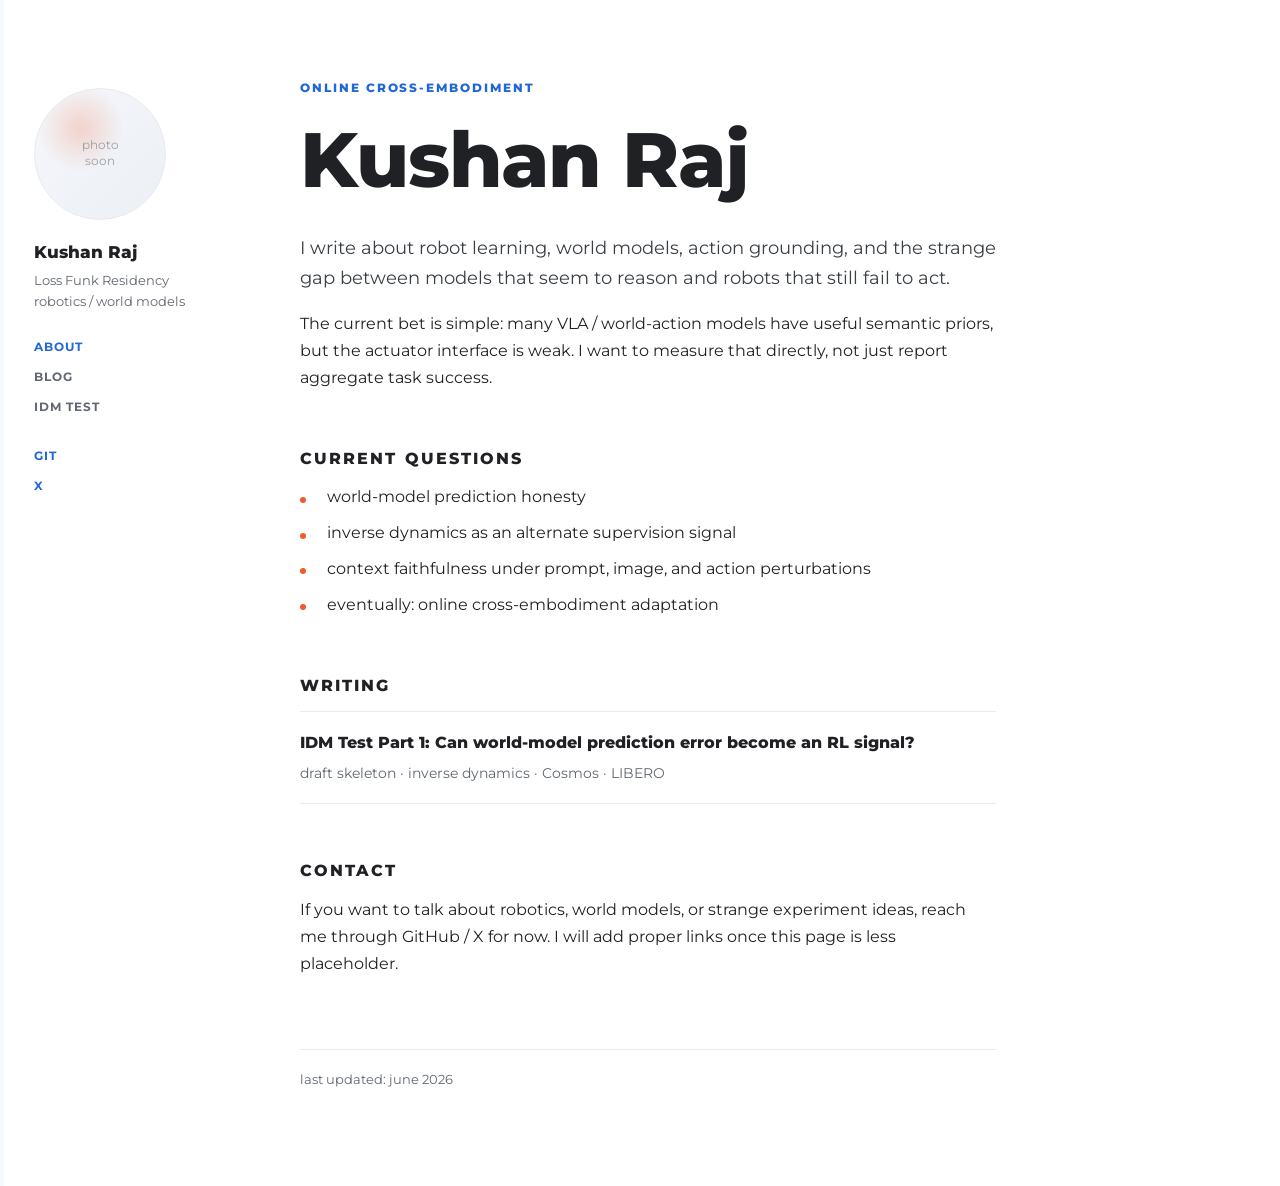
<file: index.html>
<!doctype html>
<html lang="en">
  <head>
    <meta charset="utf-8">
    <meta name="viewport" content="width=device-width, initial-scale=1">
    <title>Kushan Raj</title>
    <meta name="description" content="Research notes and technical reports by Kushan Raj.">
    <link rel="stylesheet" href="assets/css/site.css">
  </head>
  <body>
    <main class="shell">
      <aside class="sidebar">
        <div class="portrait">photo<br>soon</div>
        <p class="name">Kushan Raj</p>
        <p class="side-note">Loss Funk Residency<br>robotics / world models</p>
        <nav class="nav" aria-label="Main navigation">
          <a href="index.html" aria-current="page">about</a>
          <a href="blog/index.html">blog</a>
          <a href="posts/idm-test-part-1.html">idm test</a>
        </nav>
        <div class="links">
          <a href="https://github.com/KushanRaj">git</a>
          <a href="https://twitter.com/">x</a>
        </div>
      </aside>

      <section class="content">
        <p class="kicker">online cross-embodiment</p>
        <h1>Kushan Raj</h1>
        <p class="lede">
          I write about robot learning, world models, action grounding, and the strange
          gap between models that seem to reason and robots that still fail to act.
        </p>
        <p>
          The current bet is simple: many VLA / world-action models have useful semantic
          priors, but the actuator interface is weak. I want to measure that directly,
          not just report aggregate task success.
        </p>

        <h2>Current Questions</h2>
        <ul class="section-list">
          <li>world-model prediction honesty</li>
          <li>inverse dynamics as an alternate supervision signal</li>
          <li>context faithfulness under prompt, image, and action perturbations</li>
          <li>eventually: online cross-embodiment adaptation</li>
        </ul>

        <h2>Writing</h2>
        <ul class="writing-list">
          <li>
            <a class="post-title" href="posts/idm-test-part-1.html">IDM Test Part 1: Can world-model prediction error become an RL signal?</a>
            <span class="meta">draft skeleton · inverse dynamics · Cosmos · LIBERO</span>
          </li>
        </ul>

        <h2>Contact</h2>
        <p>
          If you want to talk about robotics, world models, or strange experiment ideas,
          reach me through GitHub / X for now. I will add proper links once this page
          is less placeholder.
        </p>

        <footer class="foot">last updated: june 2026</footer>
      </section>
    </main>
  </body>
</html>
</file>
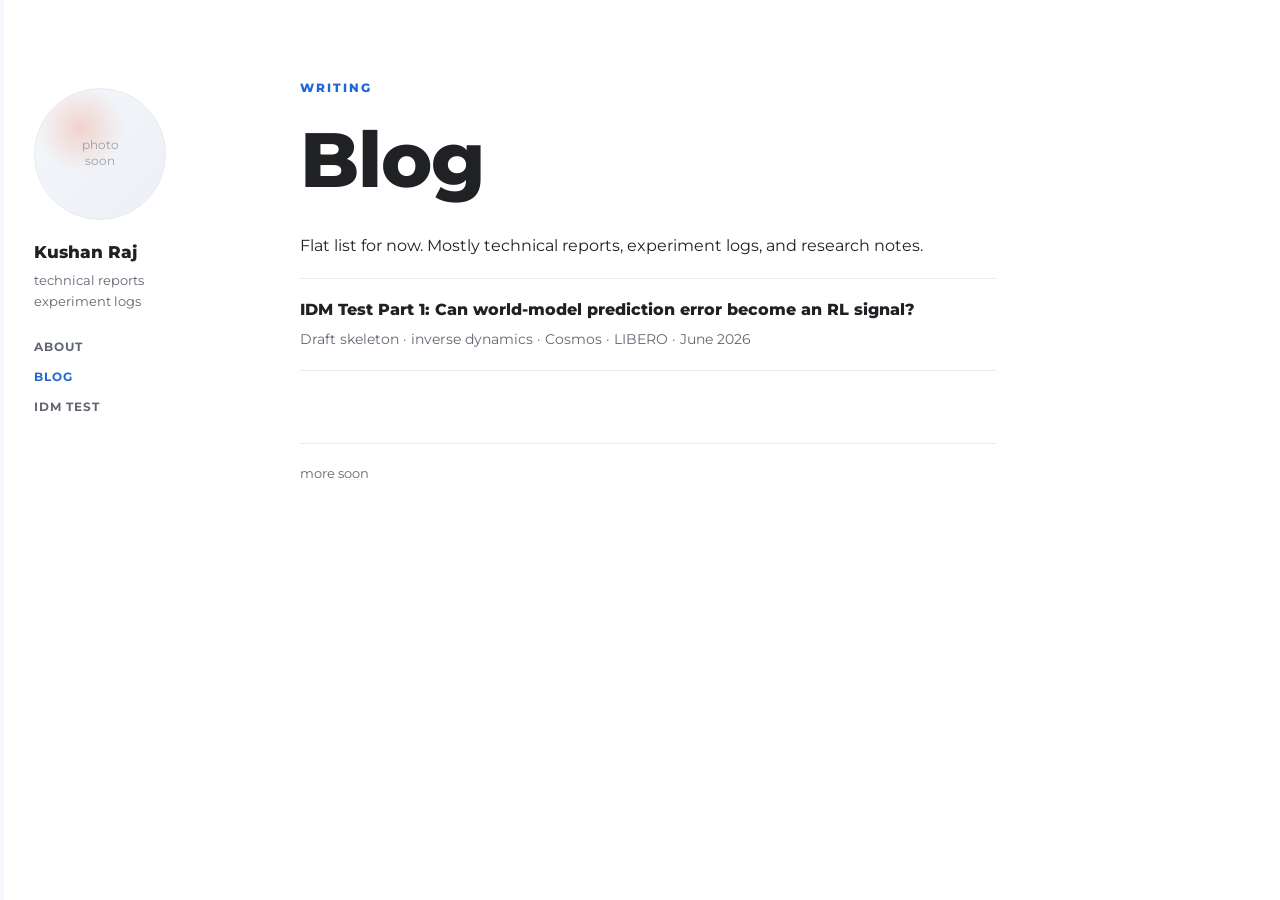
<file: blog/index.html>
<!doctype html>
<html lang="en">
  <head>
    <meta charset="utf-8">
    <meta name="viewport" content="width=device-width, initial-scale=1">
    <title>Blog · Kushan Raj</title>
    <meta name="description" content="Technical reports and experiment notes by Kushan Raj.">
    <link rel="stylesheet" href="../assets/css/site.css">
  </head>
  <body>
    <main class="shell">
      <aside class="sidebar">
        <div class="portrait">photo<br>soon</div>
        <p class="name">Kushan Raj</p>
        <p class="side-note">technical reports<br>experiment logs</p>
        <nav class="nav" aria-label="Main navigation">
          <a href="../index.html">about</a>
          <a href="index.html" aria-current="page">blog</a>
          <a href="../posts/idm-test-part-1.html">idm test</a>
        </nav>
      </aside>

      <section class="content">
        <p class="kicker">writing</p>
        <h1>Blog</h1>
        <p>
          Flat list for now. Mostly technical reports, experiment logs, and research notes.
        </p>

        <ul class="writing-list">
          <li>
            <a class="post-title" href="../posts/idm-test-part-1.html">IDM Test Part 1: Can world-model prediction error become an RL signal?</a>
            <span class="meta">Draft skeleton · inverse dynamics · Cosmos · LIBERO · June 2026</span>
          </li>
        </ul>

        <footer class="foot">more soon</footer>
      </section>
    </main>
  </body>
</html>
</file>
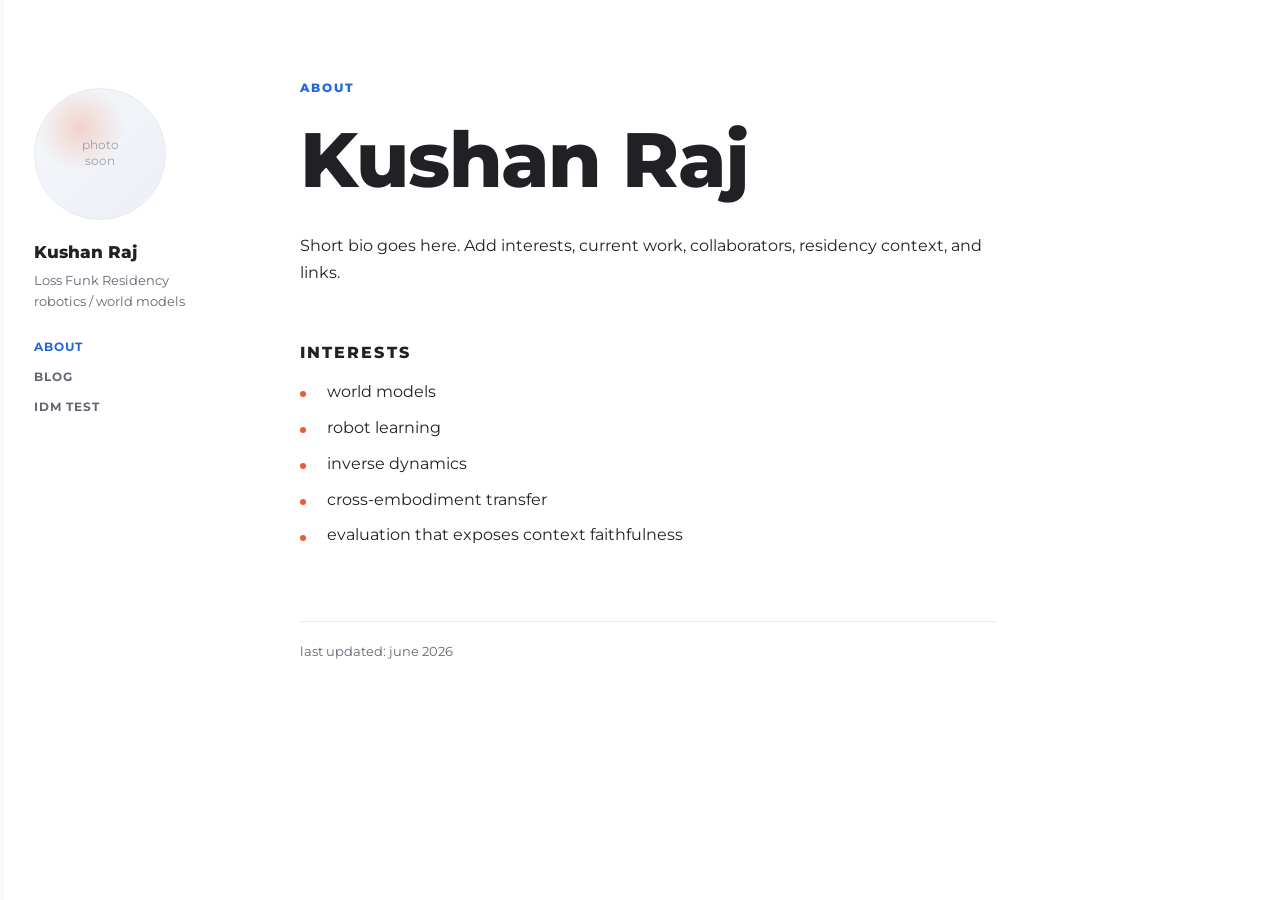
<file: about.html>
<!doctype html>
<html lang="en">
  <head>
    <meta charset="utf-8">
    <meta name="viewport" content="width=device-width, initial-scale=1">
    <title>About · Kushan Raj</title>
    <meta name="description" content="About Kushan Raj.">
    <link rel="stylesheet" href="assets/css/site.css">
  </head>
  <body>
    <main class="shell">
      <aside class="sidebar">
        <div class="portrait">photo<br>soon</div>
        <p class="name">Kushan Raj</p>
        <p class="side-note">Loss Funk Residency<br>robotics / world models</p>
        <nav class="nav" aria-label="Main navigation">
          <a href="index.html" aria-current="page">about</a>
          <a href="blog/index.html">blog</a>
          <a href="posts/idm-test-part-1.html">idm test</a>
        </nav>
      </aside>

      <section class="content">
        <p class="kicker">about</p>
        <h1>Kushan Raj</h1>
        <p>
          Short bio goes here. Add interests, current work, collaborators, residency
          context, and links.
        </p>

        <h2>Interests</h2>
        <ul class="section-list">
          <li>world models</li>
          <li>robot learning</li>
          <li>inverse dynamics</li>
          <li>cross-embodiment transfer</li>
          <li>evaluation that exposes context faithfulness</li>
        </ul>

        <footer class="foot">last updated: june 2026</footer>
      </section>
    </main>
  </body>
</html>
</file>
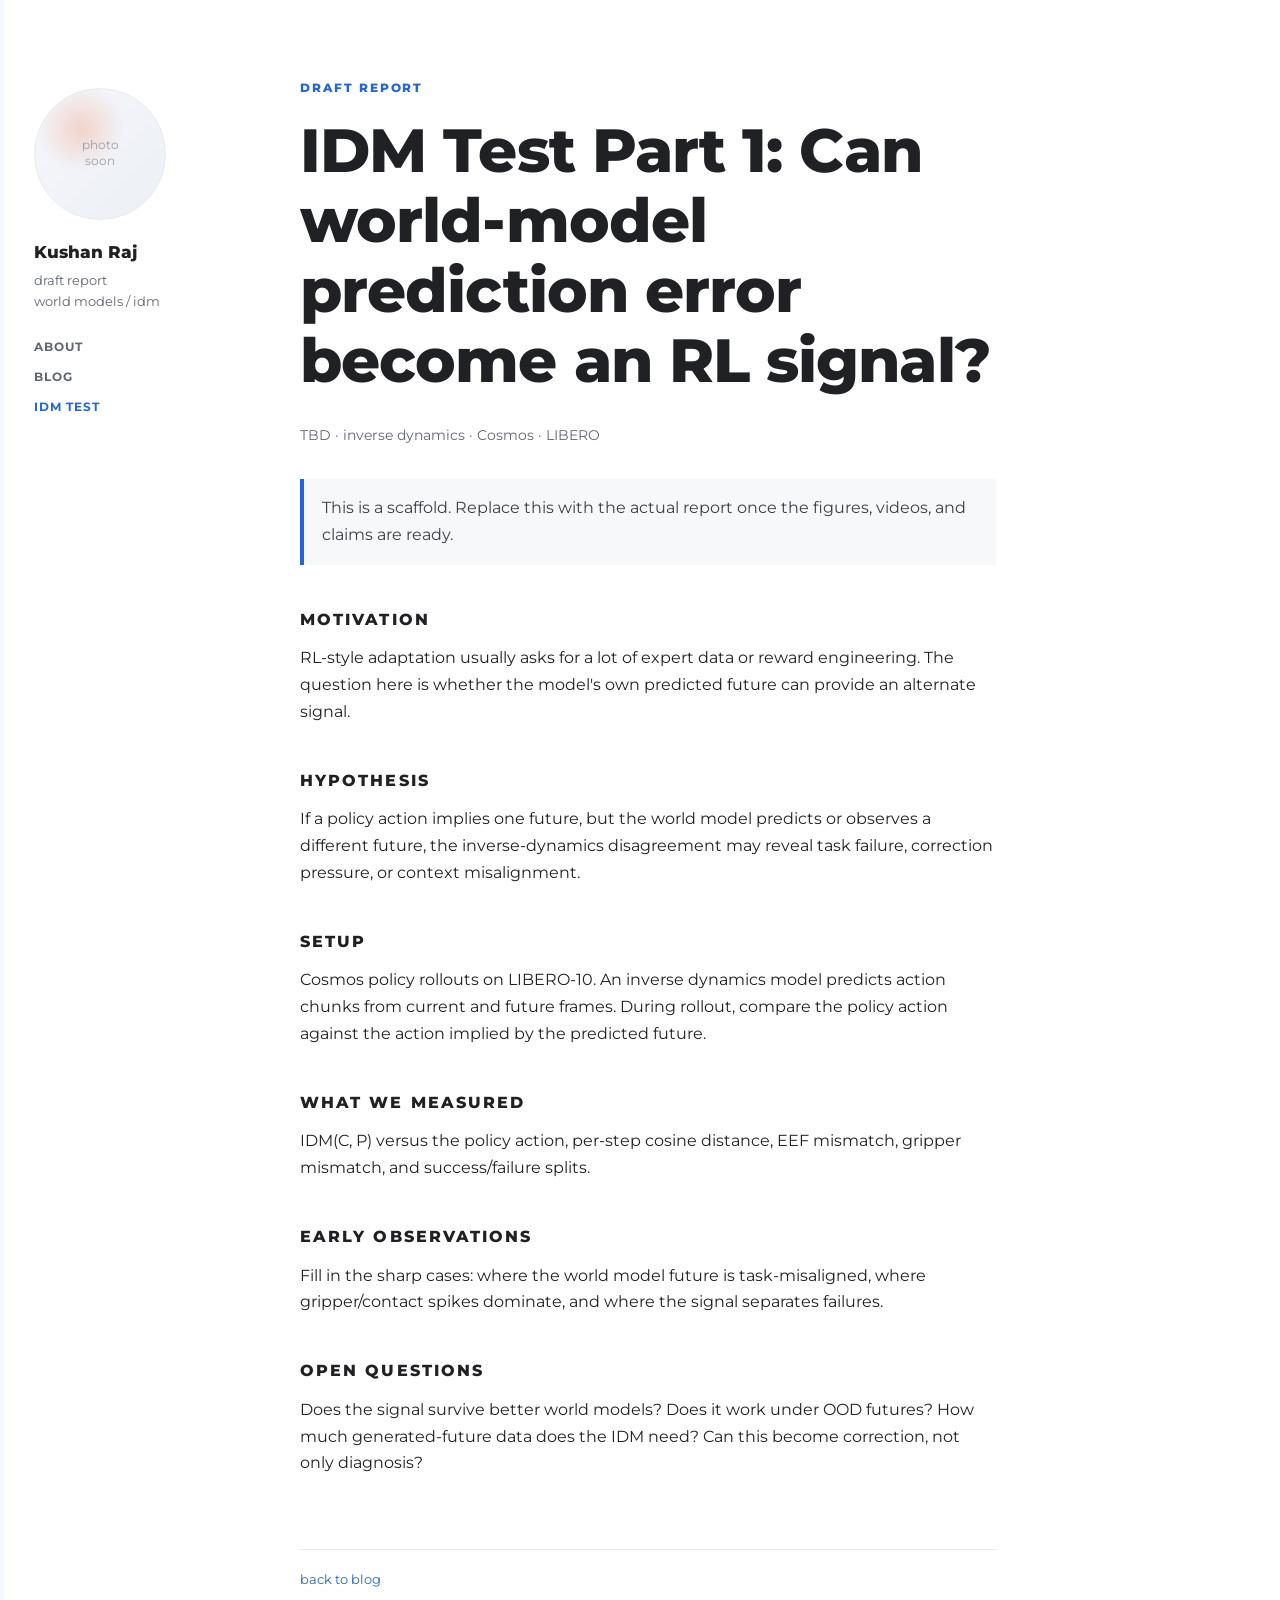
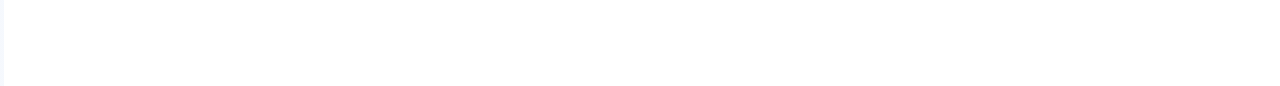
<file: posts/idm-test-part-1.html>
<!doctype html>
<html lang="en">
  <head>
    <meta charset="utf-8">
    <meta name="viewport" content="width=device-width, initial-scale=1">
    <title>IDM Test Part 1 · Kushan Raj</title>
    <meta name="description" content="Draft skeleton for IDM Test Part 1.">
    <link rel="stylesheet" href="../assets/css/site.css">
  </head>
  <body>
    <main class="shell">
      <aside class="sidebar">
        <div class="portrait">photo<br>soon</div>
        <p class="name">Kushan Raj</p>
        <p class="side-note">draft report<br>world models / idm</p>
        <nav class="nav" aria-label="Main navigation">
          <a href="../index.html">about</a>
          <a href="../blog/index.html">blog</a>
          <a href="idm-test-part-1.html" aria-current="page">idm test</a>
        </nav>
      </aside>

      <article class="content post-content">
        <p class="kicker">draft report</p>
        <h1>IDM Test Part 1: Can world-model prediction error become an RL signal?</h1>
        <span class="meta">TBD · inverse dynamics · Cosmos · LIBERO</span>

        <p class="callout">
          This is a scaffold. Replace this with the actual report once the figures,
          videos, and claims are ready.
        </p>

        <h2>Motivation</h2>
        <p>
          RL-style adaptation usually asks for a lot of expert data or reward engineering.
          The question here is whether the model's own predicted future can provide an
          alternate signal.
        </p>

        <h2>Hypothesis</h2>
        <p>
          If a policy action implies one future, but the world model predicts or observes
          a different future, the inverse-dynamics disagreement may reveal task failure,
          correction pressure, or context misalignment.
        </p>

        <h2>Setup</h2>
        <p>
          Cosmos policy rollouts on LIBERO-10. An inverse dynamics model predicts action
          chunks from current and future frames. During rollout, compare the policy action
          against the action implied by the predicted future.
        </p>

        <h2>What We Measured</h2>
        <p>
          IDM(C, P) versus the policy action, per-step cosine distance, EEF mismatch,
          gripper mismatch, and success/failure splits.
        </p>

        <h2>Early Observations</h2>
        <p>
          Fill in the sharp cases: where the world model future is task-misaligned,
          where gripper/contact spikes dominate, and where the signal separates failures.
        </p>

        <h2>Open Questions</h2>
        <p>
          Does the signal survive better world models? Does it work under OOD futures?
          How much generated-future data does the IDM need? Can this become correction,
          not only diagnosis?
        </p>
        <footer class="foot"><a href="../blog/index.html">back to blog</a></footer>
      </article>
    </main>
  </body>
</html>
</file>
<file: assets/css/site.css>
@import url("https://fonts.googleapis.com/css2?family=Montserrat:wght@400;500;600;700;800&display=swap");

:root {
  --bg: #ffffff;
  --text: #202124;
  --muted: #616772;
  --faint: #9aa0a6;
  --line: #e8eaed;
  --blue: #2267d8;
  --orange: #ef5b2a;
  --soft: #f7f8fa;
}

* {
  box-sizing: border-box;
}

html {
  font-size: 16px;
}

body {
  margin: 0;
  background:
    linear-gradient(90deg, rgba(34, 103, 216, 0.045) 0, rgba(34, 103, 216, 0.045) 4px, transparent 4px) 0 0 / 100% 100%,
    var(--bg);
  color: var(--text);
  font-family: "Montserrat", -apple-system, BlinkMacSystemFont, "Segoe UI", sans-serif;
  line-height: 1.68;
}

a {
  color: var(--blue);
  text-decoration: none;
}

a:hover {
  color: var(--orange);
}

.shell {
  display: grid;
  grid-template-columns: 190px minmax(0, 700px);
  gap: 76px;
  max-width: 1030px;
  margin: 0;
  padding: 78px 34px 96px;
}

.sidebar {
  padding-top: 10px;
}

.portrait {
  width: 132px;
  height: 132px;
  border-radius: 50%;
  border: 1px solid var(--line);
  background:
    radial-gradient(circle at 35% 30%, rgba(239, 91, 42, 0.22), transparent 35%),
    linear-gradient(135deg, #f5f7fb, #eceff5);
  display: grid;
  place-items: center;
  color: var(--faint);
  font-size: 0.72rem;
  line-height: 1.35;
  text-align: center;
  padding: 18px;
  margin-bottom: 22px;
}

.name {
  font-size: 1.05rem;
  font-weight: 800;
  line-height: 1.2;
  margin: 0 0 8px;
}

.side-note {
  color: var(--muted);
  font-size: 0.82rem;
  line-height: 1.55;
  margin: 0 0 26px;
}

.nav {
  display: grid;
  justify-items: start;
  gap: 9px;
  margin: 0 0 28px;
  font-size: 0.78rem;
  font-weight: 700;
  letter-spacing: 0.08em;
  text-transform: uppercase;
}

.nav a {
  color: var(--muted);
}

.nav a:hover,
.nav a[aria-current="page"] {
  color: var(--blue);
}

.links {
  display: grid;
  justify-items: start;
  gap: 9px;
  font-size: 0.78rem;
  font-weight: 700;
  letter-spacing: 0.08em;
  text-transform: uppercase;
}

.content {
  max-width: 700px;
}

.kicker {
  color: var(--blue);
  font-size: 0.76rem;
  font-weight: 800;
  letter-spacing: 0.16em;
  text-transform: uppercase;
  margin: 0 0 18px;
}

h1,
h2,
h3 {
  line-height: 1.15;
  letter-spacing: -0.015em;
}

h1 {
  font-size: clamp(2.5rem, 6vw, 4.85rem);
  font-weight: 800;
  margin: 0 0 28px;
}

h2 {
  font-size: 1rem;
  font-weight: 800;
  letter-spacing: 0.13em;
  text-transform: uppercase;
  color: var(--text);
  margin: 58px 0 16px;
}

h3 {
  font-size: 1.14rem;
  font-weight: 800;
  margin: 30px 0 8px;
}

p {
  margin: 0 0 18px;
}

.lede {
  font-size: 1.13rem;
  color: #3a3f46;
}

.accent {
  color: var(--orange);
  font-weight: 800;
}

.emph {
  color: var(--orange);
  font-weight: 800;
}

.section-list {
  list-style: none;
  padding: 0;
  margin: 12px 0 0;
}

.section-list li {
  display: grid;
  grid-template-columns: 18px 1fr;
  gap: 9px;
  margin: 9px 0;
}

.section-list li::before {
  content: "";
  width: 6px;
  height: 6px;
  border-radius: 50%;
  background: var(--orange);
  margin-top: 0.76em;
}

.writing-list {
  list-style: none;
  padding: 0;
  margin: 16px 0 0;
  border-top: 1px solid var(--line);
}

.writing-list li {
  padding: 18px 0;
  border-bottom: 1px solid var(--line);
}

.post-title {
  display: inline-block;
  color: var(--text);
  font-weight: 800;
  line-height: 1.35;
}

.post-title:hover {
  color: var(--blue);
}

.meta {
  display: block;
  color: var(--muted);
  font-size: 0.86rem;
  margin-top: 5px;
}

.callout {
  background: var(--soft);
  border-left: 4px solid var(--blue);
  padding: 16px 18px;
  margin: 32px 0;
  color: #3a3f46;
}

.post-content h1 {
  font-size: clamp(2.15rem, 5vw, 3.8rem);
  max-width: 760px;
}

.post-content h2 {
  font-size: 1rem;
  margin-top: 46px;
}

.foot {
  color: var(--muted);
  font-size: 0.82rem;
  margin-top: 72px;
  padding-top: 18px;
  border-top: 1px solid var(--line);
}

@media (max-width: 820px) {
  body {
    background: var(--bg);
  }

  .shell {
    display: block;
    padding: 36px 22px 64px;
  }

  .sidebar {
    display: grid;
    grid-template-columns: 84px 1fr;
    column-gap: 18px;
    align-items: center;
    margin-bottom: 38px;
  }

  .portrait {
    grid-row: span 3;
    width: 84px;
    height: 84px;
    margin: 0;
    font-size: 0.62rem;
  }

  .side-note {
    margin-bottom: 10px;
  }

  .nav,
  .links {
    display: flex;
    flex-wrap: wrap;
    gap: 12px;
  }
}
</file>
